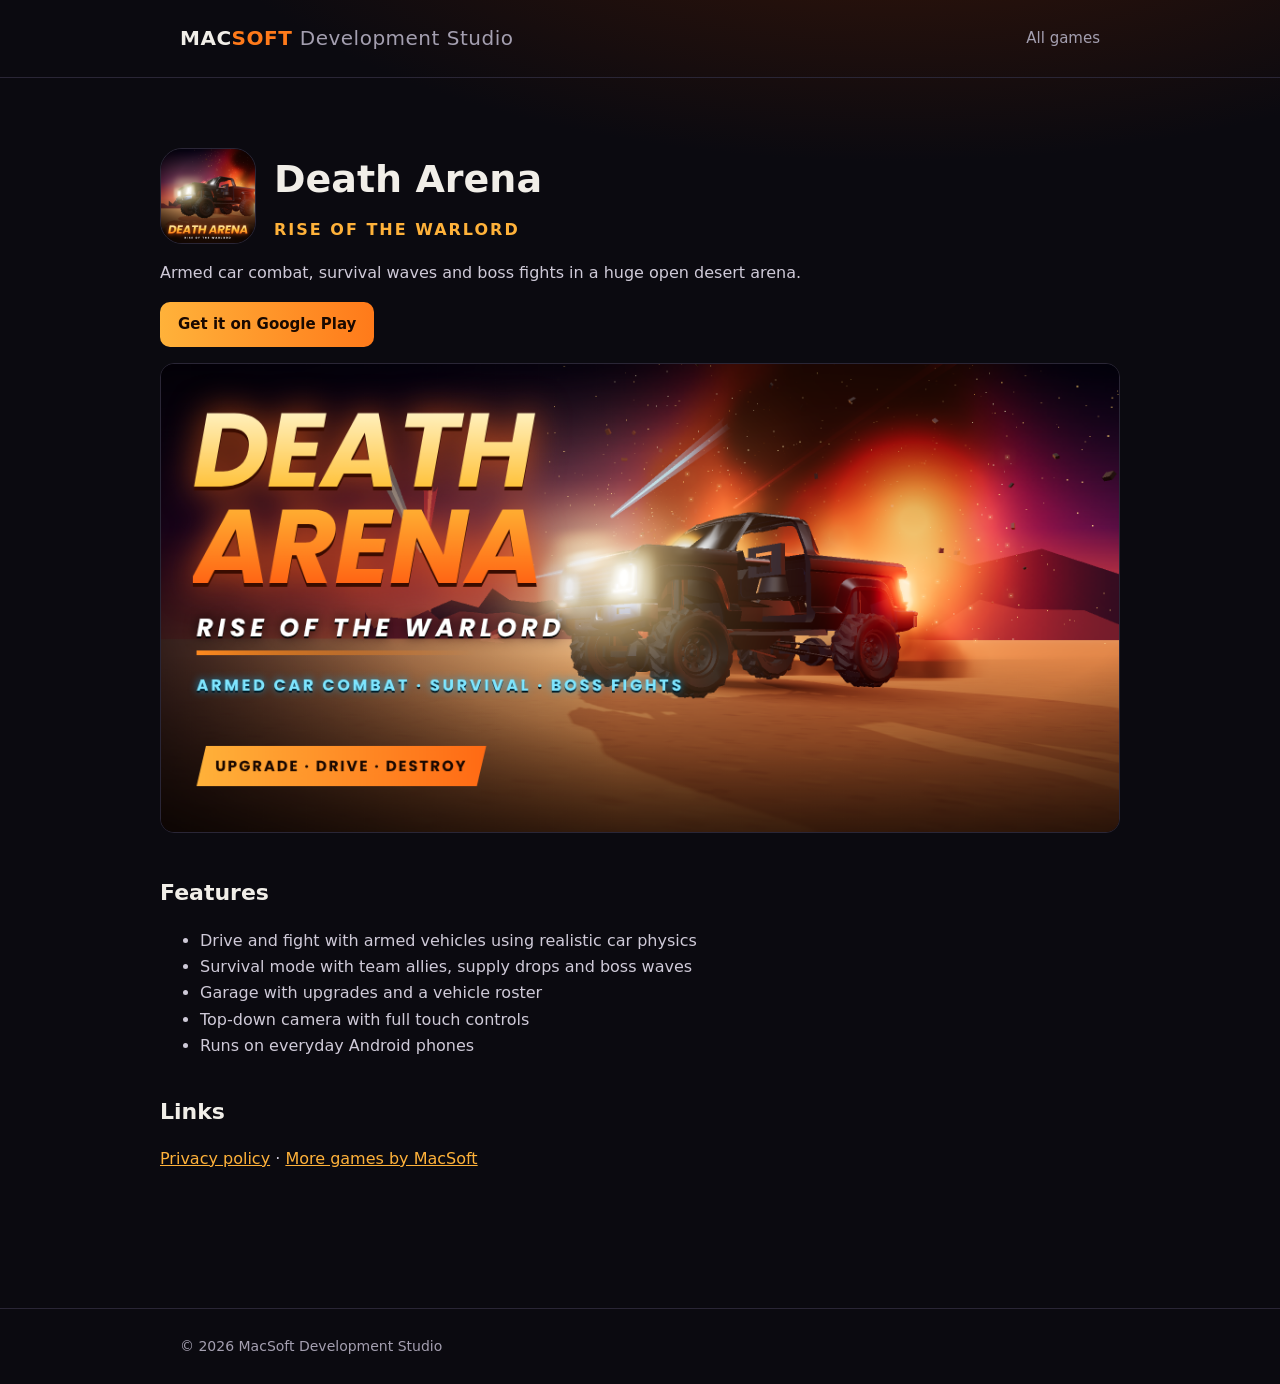
<file: deatharena/index.html>
<!doctype html><html lang="en"><head><meta charset="utf-8"><meta name="viewport" content="width=device-width,initial-scale=1">
<title>Death Arena: Rise of the Warlord – MacSoft Development Studio</title>
<meta property="og:title" content="Death Arena: Rise of the Warlord"><meta property="og:image" content="https://neofaran.github.io/deatharena/feature.png"><link rel="icon" href="icon.png">
<meta name="description" content="Death Arena: Rise of the Warlord is an armed car combat and survival game for Android.">
<link rel="stylesheet" href="../style.css"></head><body>
<header><div class="wrap"><a class="logo" href="../">MAC<b>SOFT</b> <span style="font-weight:500;color:var(--dim)">Development Studio</span></a><nav><a href="../#games">All games</a></nav></div></header>
<main class="wrap page">
<div class="row"><img class="ic" src="icon.png" alt="Death Arena icon"><div><h1>Death Arena</h1><div style="color:var(--o2);font-weight:700;letter-spacing:2px">RISE OF THE WARLORD</div></div></div>
<p>Armed car combat, survival waves and boss fights in a huge open desert arena.</p>
<p><a class="btn" href="https://play.google.com/store/apps/details?id=com.macsoft.DeathArena">Get it on Google Play</a></p>
<img src="feature.png" alt="Death Arena key art">
<h2>Features</h2>
<ul><li>Drive and fight with armed vehicles using realistic car physics</li><li>Survival mode with team allies, supply drops and boss waves</li><li>Garage with upgrades and a vehicle roster</li><li>Top-down camera with full touch controls</li><li>Runs on everyday Android phones</li></ul>
<h2>Links</h2>
<p><a href="privacy.html">Privacy policy</a> · <a href="../">More games by MacSoft</a></p>
</main><footer><div class="wrap"><span>© 2026 MacSoft Development Studio</span></div></footer></body></html>
</file>
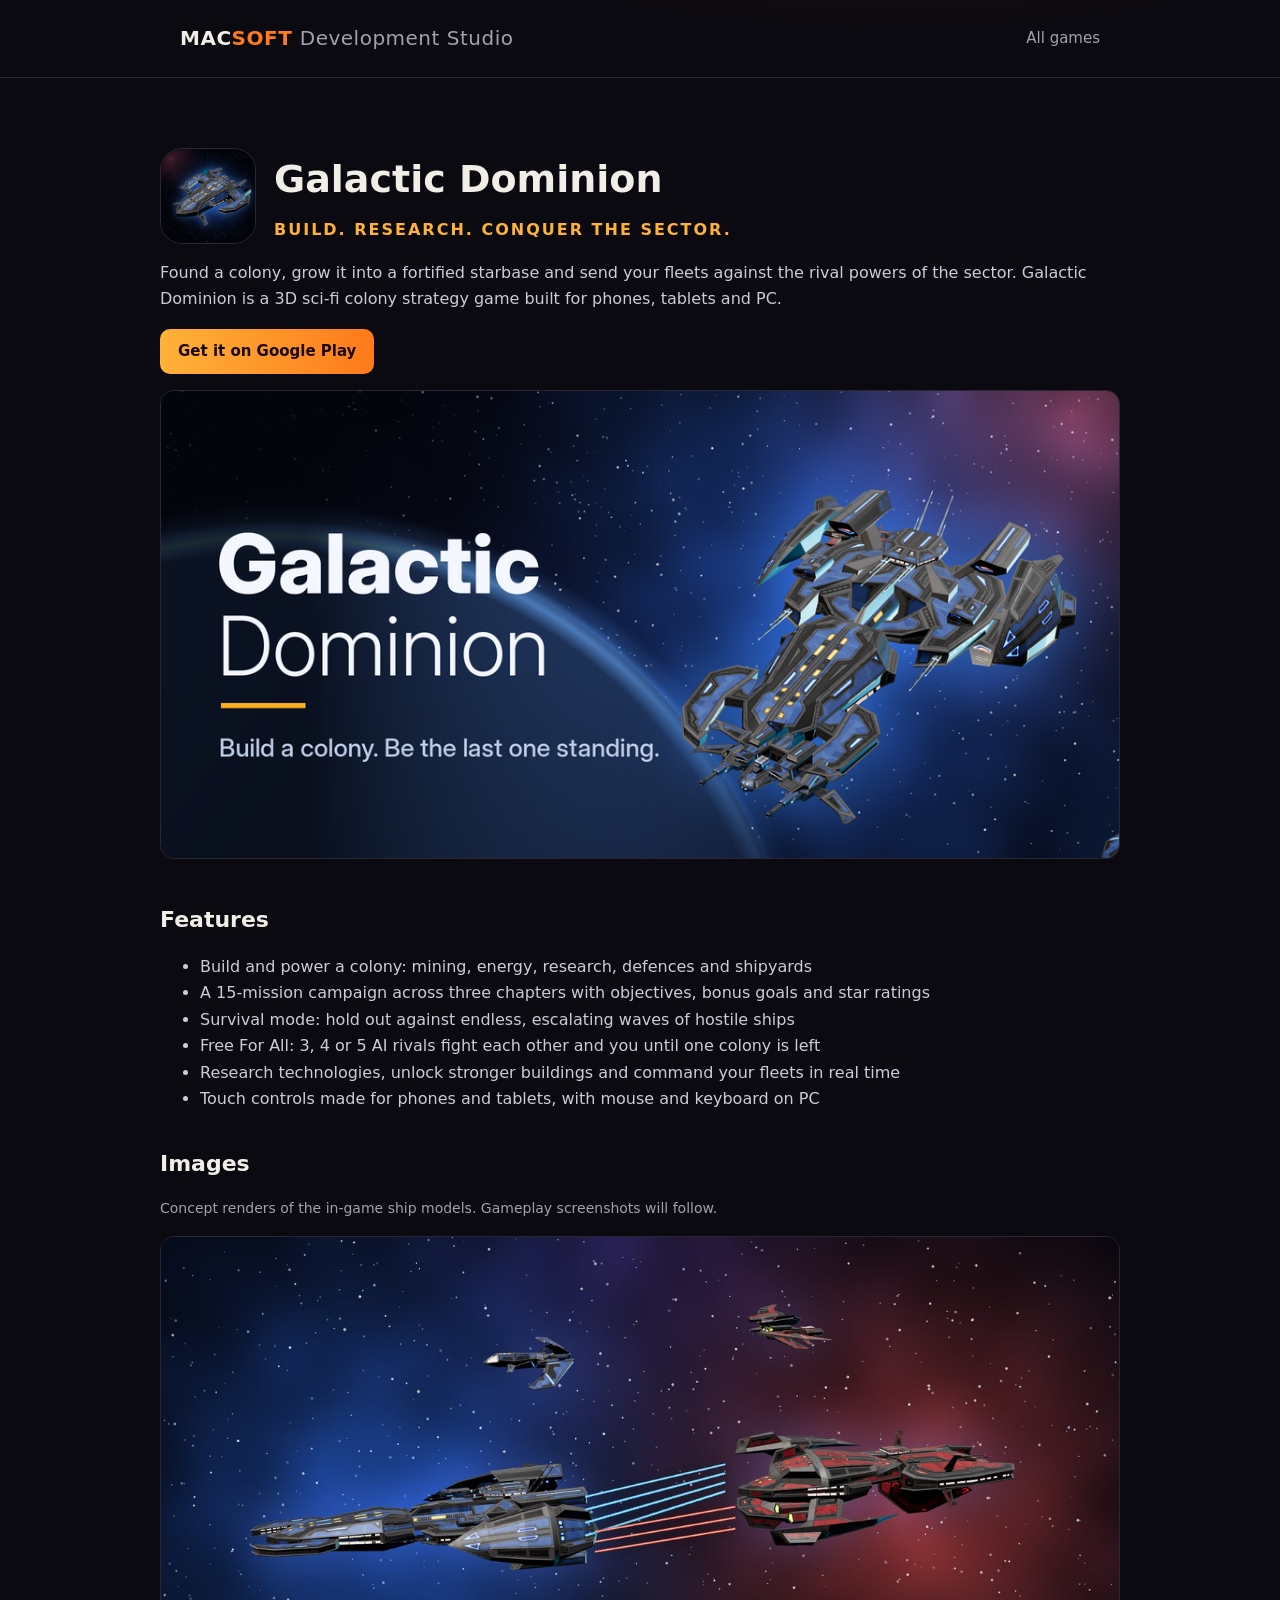
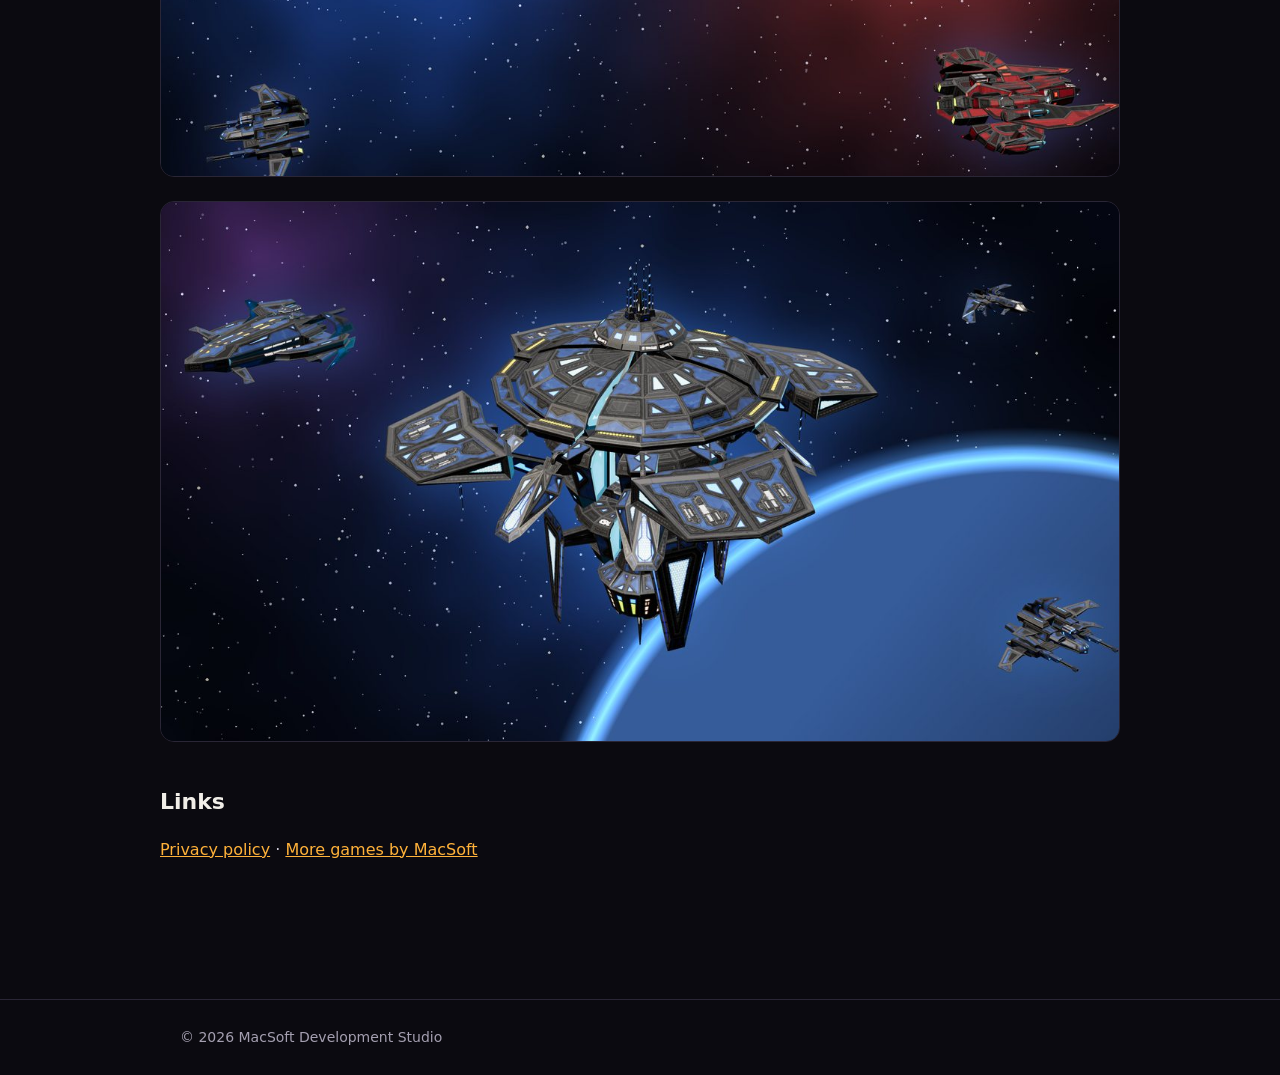
<file: galactic-dominion/index.html>
<!doctype html><html lang="en"><head><meta charset="utf-8"><meta name="viewport" content="width=device-width,initial-scale=1">
<title>Galactic Dominion – MacSoft Development Studio</title>
<meta name="description" content="Galactic Dominion is a 3D sci-fi colony RTS for Android: build a starbase, research technology, command fleets and conquer the sector.">
<meta property="og:title" content="Galactic Dominion">
<meta property="og:description" content="Build a starbase, command fleets and conquer the sector. A 3D sci-fi colony RTS for Android.">
<meta property="og:image" content="https://neofaran.github.io/galactic-dominion/feature.png">
<link rel="icon" href="icon.png">
<link rel="stylesheet" href="../style.css"></head><body>
<header><div class="wrap"><a class="logo" href="../">MAC<b>SOFT</b> <span style="font-weight:500;color:var(--dim)">Development Studio</span></a><nav><a href="../#games">All games</a></nav></div></header>
<main class="wrap page">
<div class="row"><img class="ic" src="icon.png" alt="Galactic Dominion icon"><div><h1>Galactic Dominion</h1><div style="color:var(--o2);font-weight:700;letter-spacing:2px">BUILD. RESEARCH. CONQUER THE SECTOR.</div></div></div>
<p>Found a colony, grow it into a fortified starbase and send your fleets against the rival powers of the sector. Galactic Dominion is a 3D sci-fi colony strategy game built for phones, tablets and PC.</p>
<p><a class="btn" href="https://play.google.com/store/apps/details?id=com.macsoft.galacticdominion">Get it on Google Play</a></p>
<img src="feature.png" alt="Galactic Dominion key art">
<h2>Features</h2>
<ul>
<li>Build and power a colony: mining, energy, research, defences and shipyards</li>
<li>A 15-mission campaign across three chapters with objectives, bonus goals and star ratings</li>
<li>Survival mode: hold out against endless, escalating waves of hostile ships</li>
<li>Free For All: 3, 4 or 5 AI rivals fight each other and you until one colony is left</li>
<li>Research technologies, unlock stronger buildings and command your fleets in real time</li>
<li>Touch controls made for phones and tablets, with mouse and keyboard on PC</li>
</ul>
<h2>Images</h2>
<p style="font-size:14px;color:var(--dim)">Concept renders of the in-game ship models. Gameplay screenshots will follow.</p>
<p><img src="shot1.jpg" alt="Fleet battle concept render" loading="lazy"></p>
<p><img src="shot2.jpg" alt="Starbase concept render" loading="lazy"></p>
<h2>Links</h2>
<p><a href="privacy.html">Privacy policy</a> · <a href="../">More games by MacSoft</a></p>
</main><footer><div class="wrap"><span>© 2026 MacSoft Development Studio</span></div></footer>
</body></html>
</file>
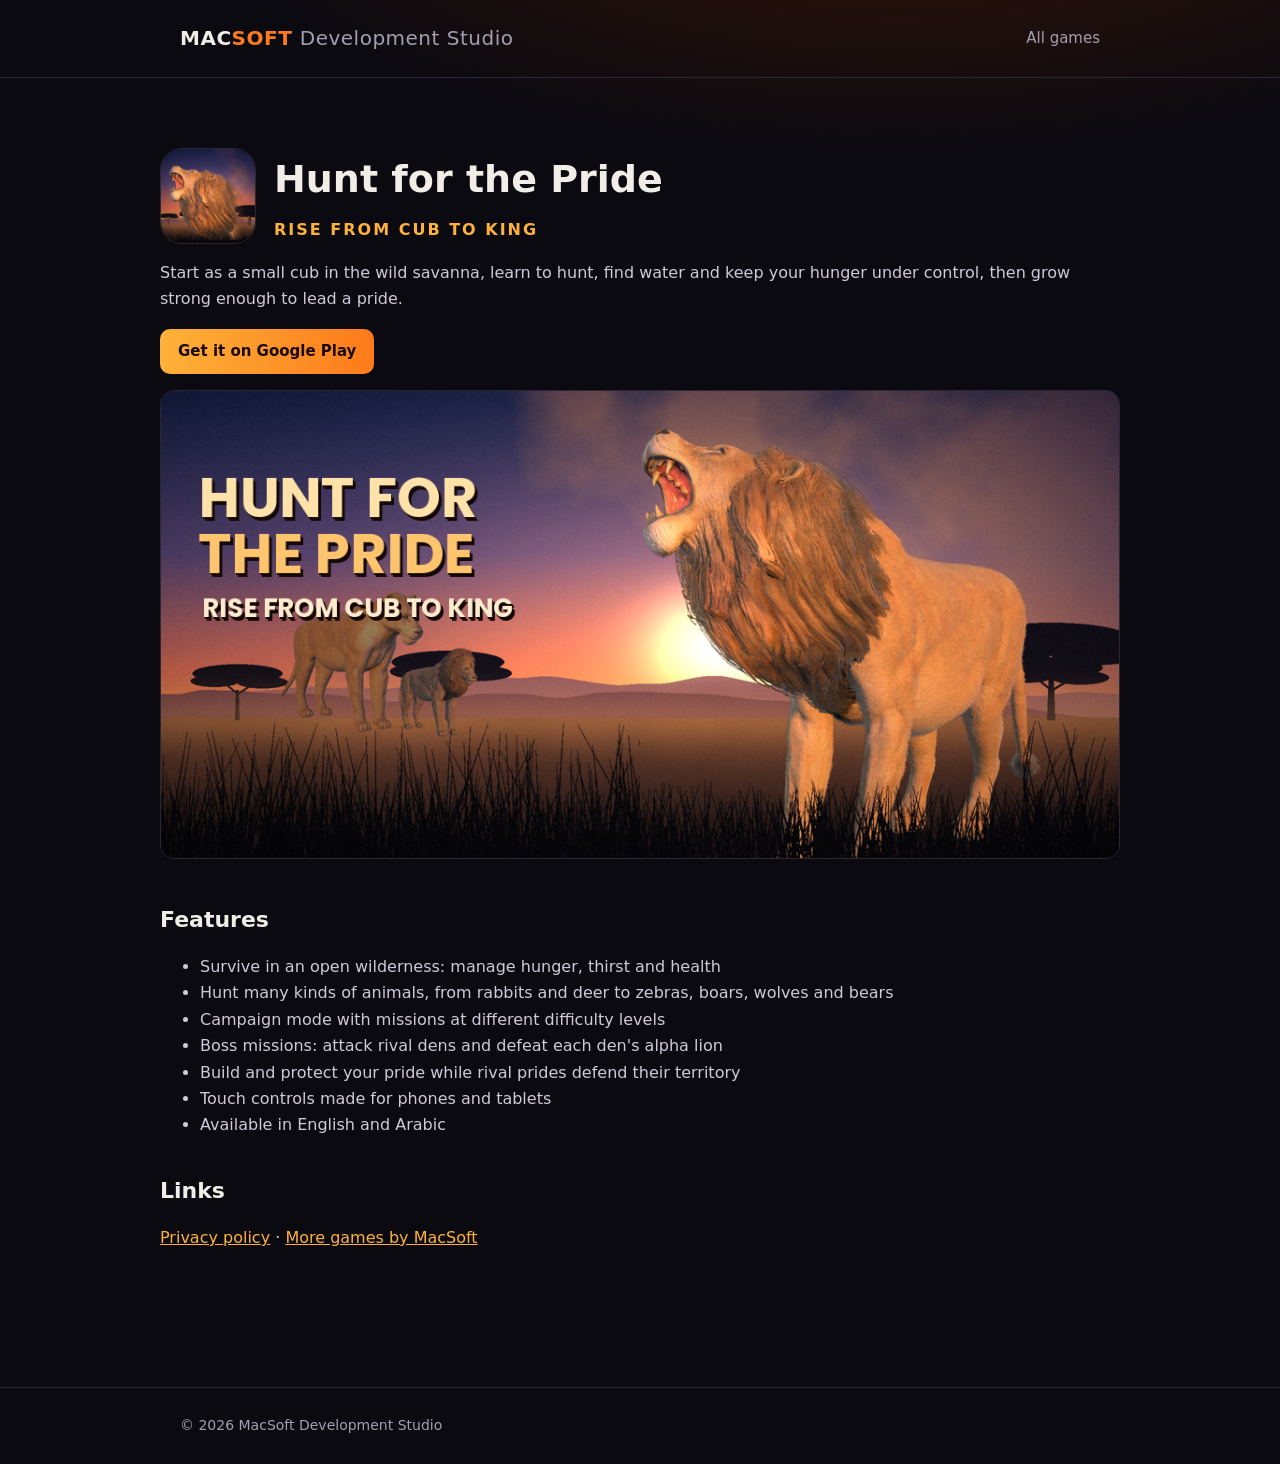
<file: hunt/index.html>
<!doctype html><html lang="en"><head><meta charset="utf-8"><meta name="viewport" content="width=device-width,initial-scale=1">
<title>Hunt for the Pride – MacSoft Development Studio</title>
<meta name="description" content="Hunt for the Pride is a 3D lion survival game for Android. Grow from a cub, hunt wildlife, fight rival dens and face the alpha bosses.">
<meta property="og:title" content="Hunt for the Pride">
<meta property="og:description" content="Rise from a lion cub to king of the pride. A 3D wildlife survival game for Android.">
<meta property="og:image" content="https://neofaran.github.io/hunt/feature.png">
<link rel="icon" href="icon.png">
<link rel="stylesheet" href="../style.css"></head><body>
<header><div class="wrap"><a class="logo" href="../">MAC<b>SOFT</b> <span style="font-weight:500;color:var(--dim)">Development Studio</span></a><nav><a href="../#games">All games</a></nav></div></header>
<main class="wrap page">
<div class="row"><img class="ic" src="icon.png" alt="Hunt for the Pride icon"><div><h1>Hunt for the Pride</h1><div style="color:var(--o2);font-weight:700;letter-spacing:2px">RISE FROM CUB TO KING</div></div></div>
<p>Start as a small cub in the wild savanna, learn to hunt, find water and keep your hunger under control, then grow strong enough to lead a pride.</p>
<p><a class="btn" href="https://play.google.com/store/apps/details?id=com.macsoft.HuntForThePride">Get it on Google Play</a></p>
<img src="feature.png" alt="Hunt for the Pride key art">
<h2>Features</h2>
<ul>
<li>Survive in an open wilderness: manage hunger, thirst and health</li>
<li>Hunt many kinds of animals, from rabbits and deer to zebras, boars, wolves and bears</li>
<li>Campaign mode with missions at different difficulty levels</li>
<li>Boss missions: attack rival dens and defeat each den's alpha lion</li>
<li>Build and protect your pride while rival prides defend their territory</li>
<li>Touch controls made for phones and tablets</li>
<li>Available in English and Arabic</li>
</ul>
<h2>Links</h2>
<p><a href="privacy.html">Privacy policy</a> · <a href="../">More games by MacSoft</a></p>
</main><footer><div class="wrap"><span>© 2026 MacSoft Development Studio</span></div></footer>
</body></html>
</file>
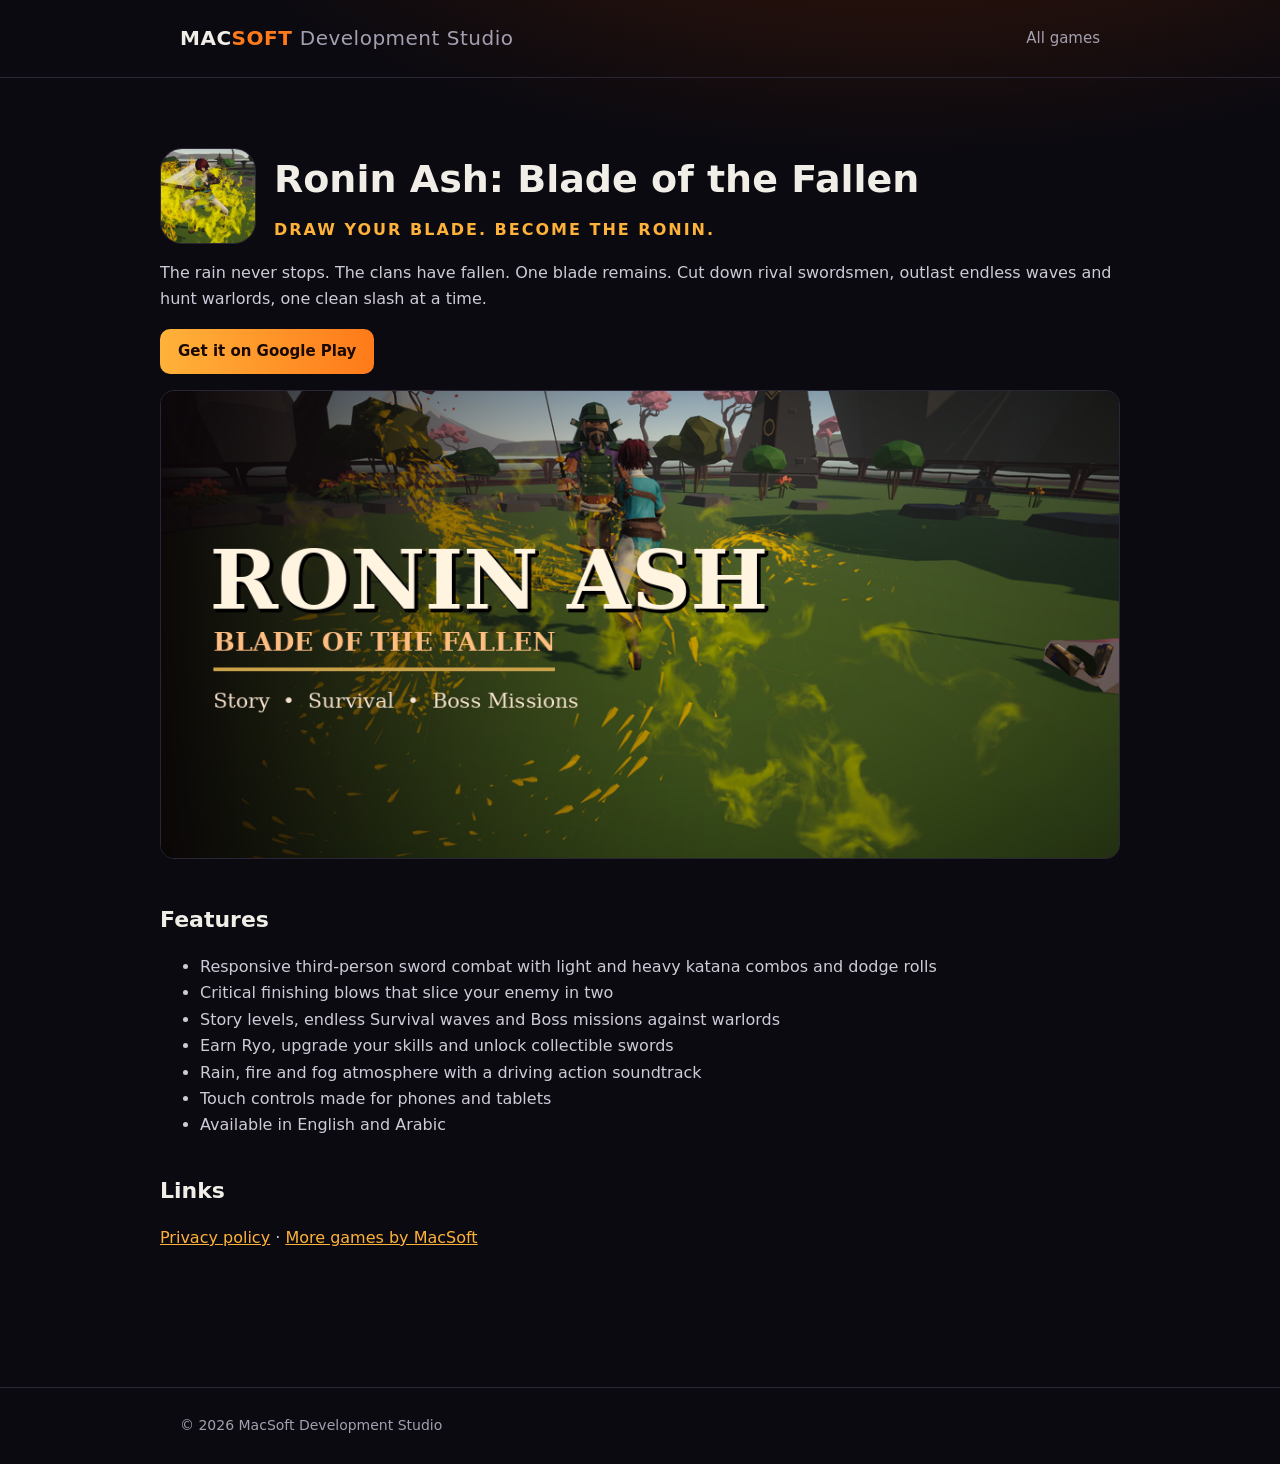
<file: ronin/index.html>
<!doctype html><html lang="en"><head><meta charset="utf-8"><meta name="viewport" content="width=device-width,initial-scale=1">
<title>Ronin Ash: Blade of the Fallen – MacSoft Development Studio</title>
<meta name="description" content="Ronin Ash: Blade of the Fallen is a fast, brutal samurai action game for Android. Chain katana combos, land critical finishing cuts and hunt warlords.">
<meta property="og:title" content="Ronin Ash: Blade of the Fallen">
<meta property="og:description" content="Slice through rain-soaked battles as a lone samurai. A samurai action game for Android.">
<meta property="og:image" content="https://neofaran.github.io/ronin/feature.png">
<link rel="icon" href="icon.png">
<link rel="stylesheet" href="../style.css"></head><body>
<header><div class="wrap"><a class="logo" href="../">MAC<b>SOFT</b> <span style="font-weight:500;color:var(--dim)">Development Studio</span></a><nav><a href="../#games">All games</a></nav></div></header>
<main class="wrap page">
<div class="row"><img class="ic" src="icon.png" alt="Ronin Ash icon"><div><h1>Ronin Ash: Blade of the Fallen</h1><div style="color:var(--o2);font-weight:700;letter-spacing:2px">DRAW YOUR BLADE. BECOME THE RONIN.</div></div></div>
<p>The rain never stops. The clans have fallen. One blade remains. Cut down rival swordsmen, outlast endless waves and hunt warlords, one clean slash at a time.</p>
<p><a class="btn" href="https://play.google.com/store/apps/details?id=com.macsoft.roninash">Get it on Google Play</a></p>
<img src="feature.png" alt="Ronin Ash key art">
<h2>Features</h2>
<ul>
<li>Responsive third-person sword combat with light and heavy katana combos and dodge rolls</li>
<li>Critical finishing blows that slice your enemy in two</li>
<li>Story levels, endless Survival waves and Boss missions against warlords</li>
<li>Earn Ryo, upgrade your skills and unlock collectible swords</li>
<li>Rain, fire and fog atmosphere with a driving action soundtrack</li>
<li>Touch controls made for phones and tablets</li>
<li>Available in English and Arabic</li>
</ul>
<h2>Links</h2>
<p><a href="privacy.html">Privacy policy</a> · <a href="../">More games by MacSoft</a></p>
</main><footer><div class="wrap"><span>© 2026 MacSoft Development Studio</span></div></footer>
</body></html>
</file>
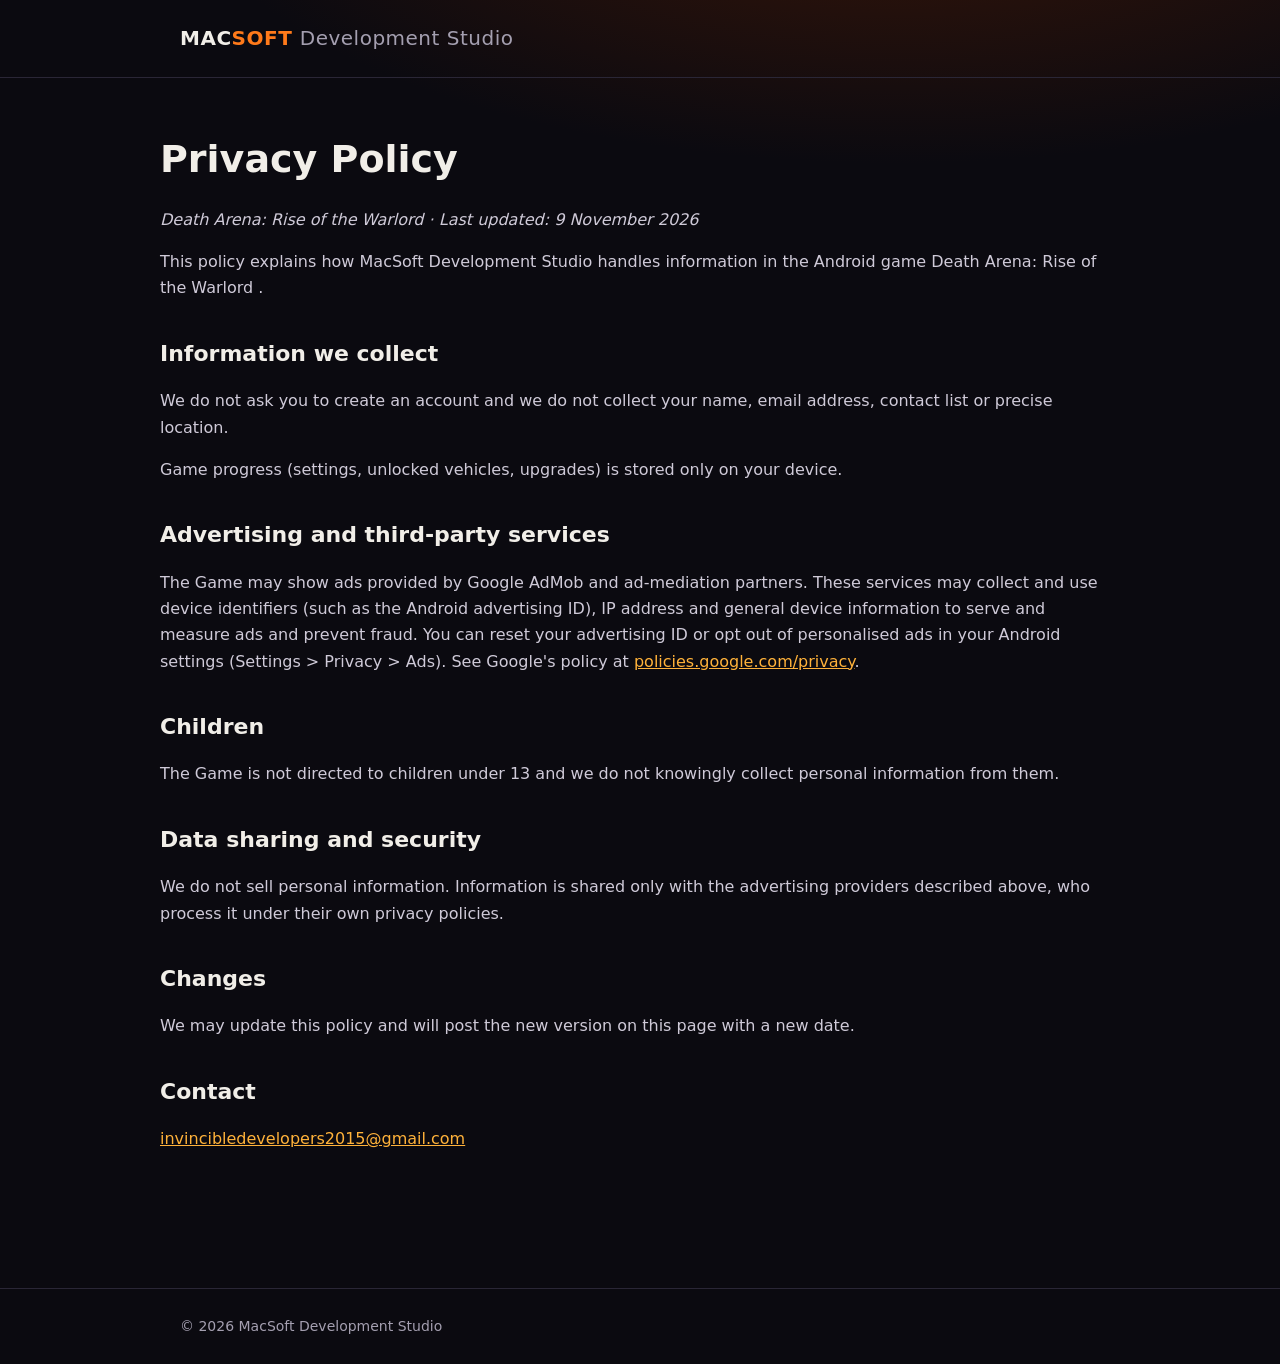
<file: deatharena/privacy.html>
<!doctype html><html lang="en"><head><meta charset="utf-8"><meta name="viewport" content="width=device-width,initial-scale=1">
<title>Privacy Policy – Death Arena: Rise of the Warlord</title><link rel="stylesheet" href="../style.css"></head><body>
<header><div class="wrap"><a class="logo" href="../">MAC<b>SOFT</b> <span style="font-weight:500;color:var(--dim)">Development Studio</span></a></div></header>
<main class="wrap page"><h1>Privacy Policy</h1><p><em>Death Arena: Rise of the Warlord · Last updated: 9 November 2026</em></p>
<p>This policy explains how MacSoft Development Studio handles information in the Android game Death Arena: Rise of the Warlord .</p>
<h2>Information we collect</h2>
<p>We do not ask you to create an account and we do not collect your name, email address, contact list or precise location.</p>
<p>Game progress (settings, unlocked vehicles, upgrades) is stored only on your device.</p>
<h2>Advertising and third-party services</h2>
<p>The Game may show ads provided by Google AdMob and ad-mediation partners. These services may collect and use device identifiers (such as the Android advertising ID), IP address and general device information to serve and measure ads and prevent fraud. You can reset your advertising ID or opt out of personalised ads in your Android settings (Settings &gt; Privacy &gt; Ads). See Google's policy at <a href="https://policies.google.com/privacy">policies.google.com/privacy</a>.</p>
<h2>Children</h2>
<p>The Game is not directed to children under 13 and we do not knowingly collect personal information from them.</p>
<h2>Data sharing and security</h2>
<p>We do not sell personal information. Information is shared only with the advertising providers described above, who process it under their own privacy policies.</p>
<h2>Changes</h2>
<p>We may update this policy and will post the new version on this page with a new date.</p>
<h2>Contact</h2><p><a href="mailto:invincibledevelopers2015@gmail.com">invincibledevelopers2015@gmail.com</a></p>
</main><footer><div class="wrap"><span>© 2026 MacSoft Development Studio</span></div></footer></body></html>
</file>
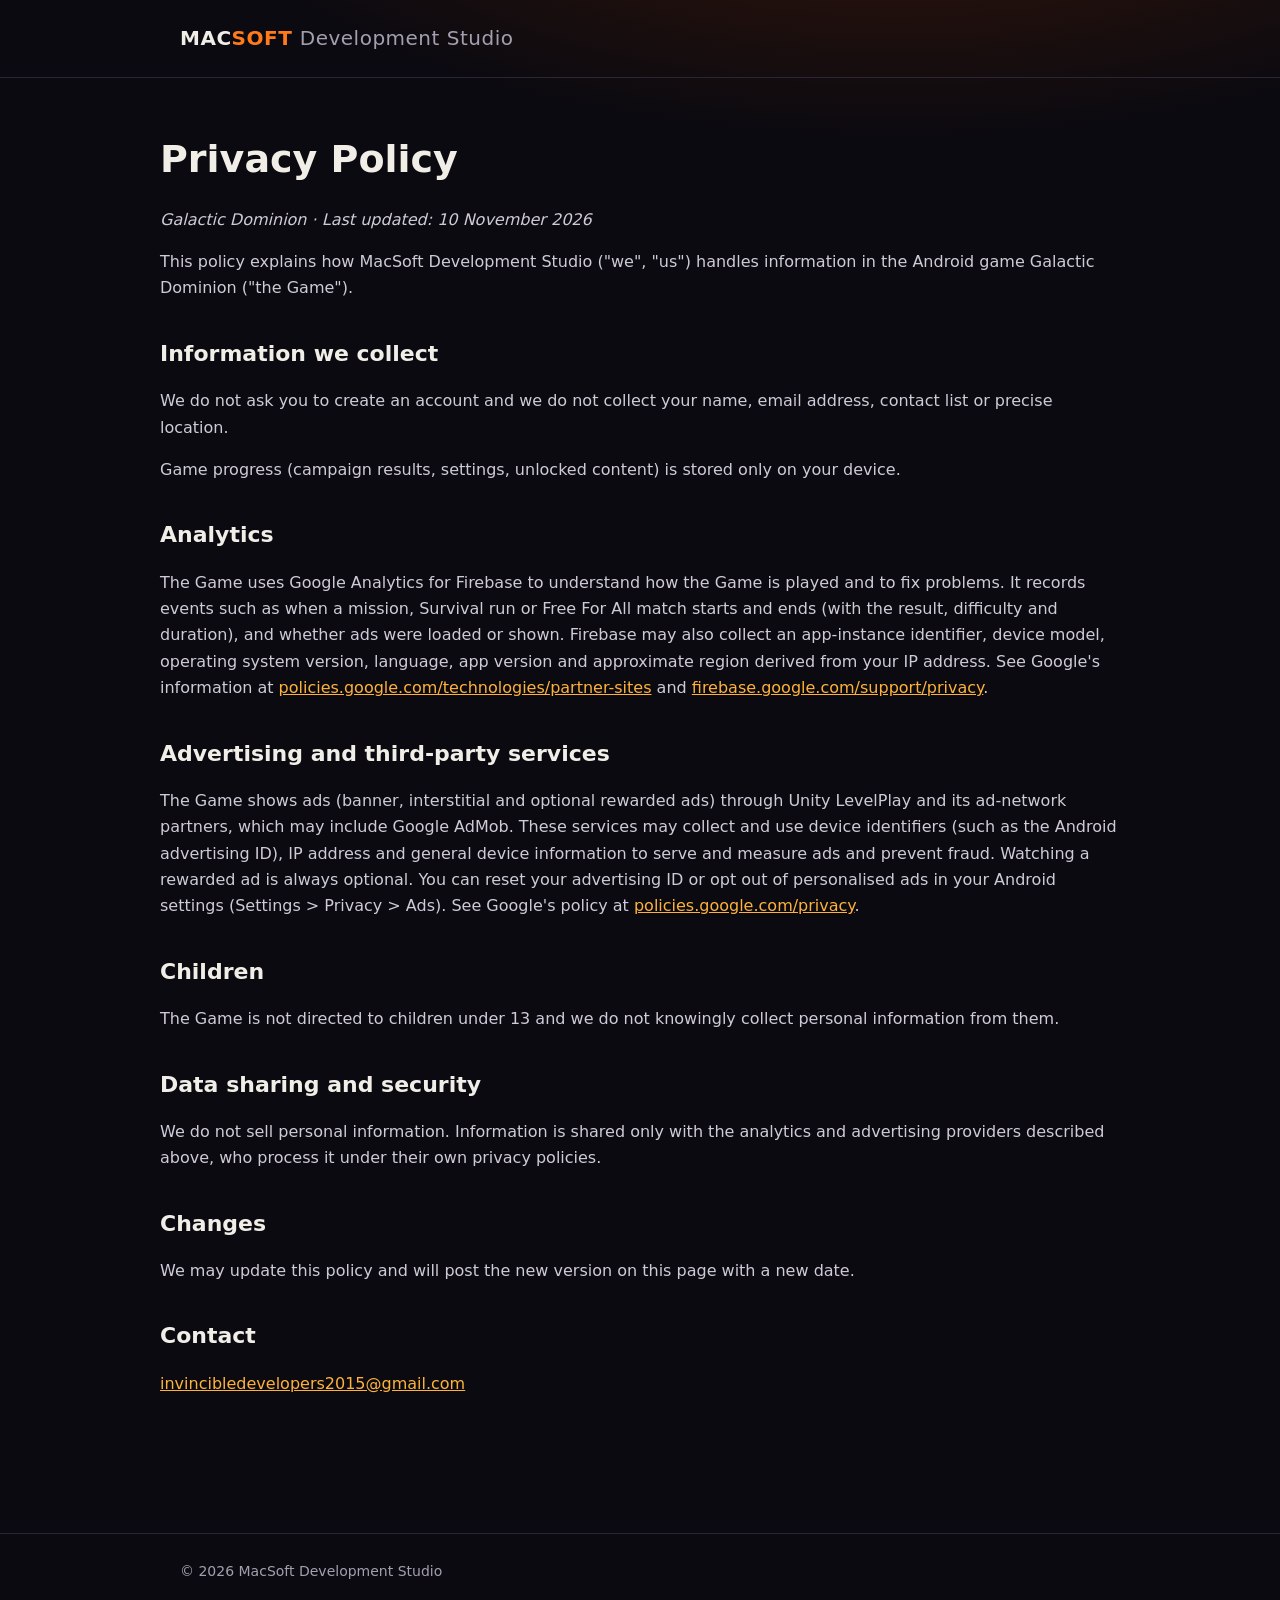
<file: galactic-dominion/privacy.html>
<!doctype html><html lang="en"><head><meta charset="utf-8"><meta name="viewport" content="width=device-width,initial-scale=1">
<title>Privacy Policy – Galactic Dominion</title><link rel="stylesheet" href="../style.css"></head><body>
<header><div class="wrap"><a class="logo" href="../">MAC<b>SOFT</b> <span style="font-weight:500;color:var(--dim)">Development Studio</span></a></div></header>
<main class="wrap page"><h1>Privacy Policy</h1><p><em>Galactic Dominion · Last updated: 10 November 2026</em></p>
<p>This policy explains how MacSoft Development Studio ("we", "us") handles information in the Android game Galactic Dominion ("the Game").</p>
<h2>Information we collect</h2>
<p>We do not ask you to create an account and we do not collect your name, email address, contact list or precise location.</p>
<p>Game progress (campaign results, settings, unlocked content) is stored only on your device.</p>
<h2>Analytics</h2>
<p>The Game uses Google Analytics for Firebase to understand how the Game is played and to fix problems. It records events such as when a mission, Survival run or Free For All match starts and ends (with the result, difficulty and duration), and whether ads were loaded or shown. Firebase may also collect an app-instance identifier, device model, operating system version, language, app version and approximate region derived from your IP address. See Google's information at <a href="https://policies.google.com/technologies/partner-sites">policies.google.com/technologies/partner-sites</a> and <a href="https://firebase.google.com/support/privacy">firebase.google.com/support/privacy</a>.</p>
<h2>Advertising and third-party services</h2>
<p>The Game shows ads (banner, interstitial and optional rewarded ads) through Unity LevelPlay and its ad-network partners, which may include Google AdMob. These services may collect and use device identifiers (such as the Android advertising ID), IP address and general device information to serve and measure ads and prevent fraud. Watching a rewarded ad is always optional. You can reset your advertising ID or opt out of personalised ads in your Android settings (Settings &gt; Privacy &gt; Ads). See Google's policy at <a href="https://policies.google.com/privacy">policies.google.com/privacy</a>.</p>
<h2>Children</h2>
<p>The Game is not directed to children under 13 and we do not knowingly collect personal information from them.</p>
<h2>Data sharing and security</h2>
<p>We do not sell personal information. Information is shared only with the analytics and advertising providers described above, who process it under their own privacy policies.</p>
<h2>Changes</h2>
<p>We may update this policy and will post the new version on this page with a new date.</p>
<h2>Contact</h2><p><a href="mailto:invincibledevelopers2015@gmail.com">invincibledevelopers2015@gmail.com</a></p>
</main><footer><div class="wrap"><span>© 2026 MacSoft Development Studio</span></div></footer></body></html>
</file>
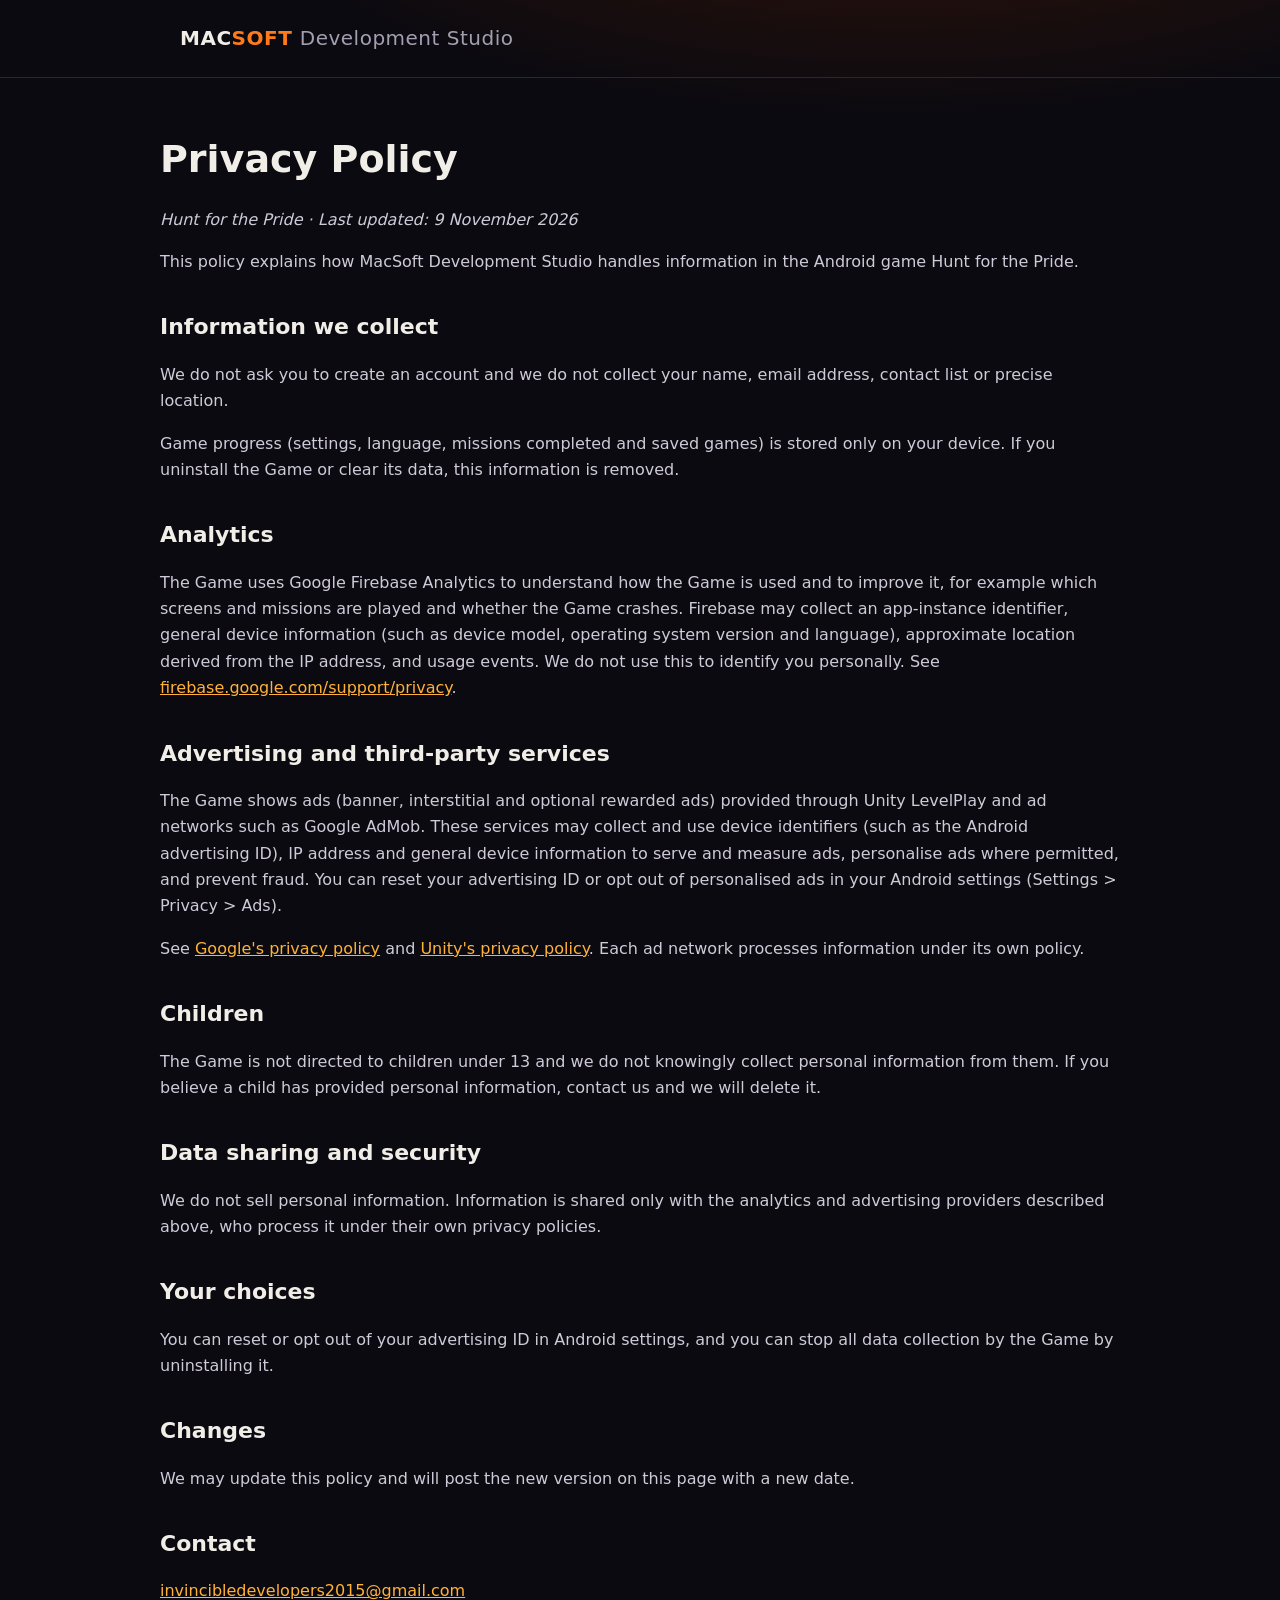
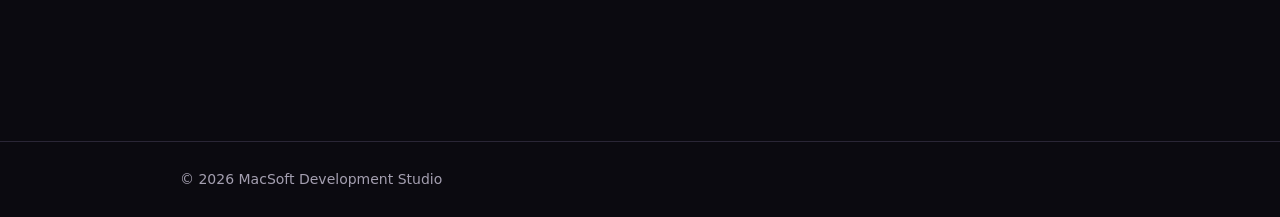
<file: hunt/privacy.html>
<!doctype html><html lang="en"><head><meta charset="utf-8"><meta name="viewport" content="width=device-width,initial-scale=1">
<title>Privacy Policy – Hunt for the Pride</title><link rel="stylesheet" href="../style.css"></head><body>
<header><div class="wrap"><a class="logo" href="../">MAC<b>SOFT</b> <span style="font-weight:500;color:var(--dim)">Development Studio</span></a></div></header>
<main class="wrap page"><h1>Privacy Policy</h1><p><em>Hunt for the Pride · Last updated: 9 November 2026</em></p>
<p>This policy explains how MacSoft Development Studio handles information in the Android game Hunt for the Pride.</p>
<h2>Information we collect</h2>
<p>We do not ask you to create an account and we do not collect your name, email address, contact list or precise location.</p>
<p>Game progress (settings, language, missions completed and saved games) is stored only on your device. If you uninstall the Game or clear its data, this information is removed.</p>
<h2>Analytics</h2>
<p>The Game uses Google Firebase Analytics to understand how the Game is used and to improve it, for example which screens and missions are played and whether the Game crashes. Firebase may collect an app-instance identifier, general device information (such as device model, operating system version and language), approximate location derived from the IP address, and usage events. We do not use this to identify you personally. See <a href="https://firebase.google.com/support/privacy">firebase.google.com/support/privacy</a>.</p>
<h2>Advertising and third-party services</h2>
<p>The Game shows ads (banner, interstitial and optional rewarded ads) provided through Unity LevelPlay and ad networks such as Google AdMob. These services may collect and use device identifiers (such as the Android advertising ID), IP address and general device information to serve and measure ads, personalise ads where permitted, and prevent fraud. You can reset your advertising ID or opt out of personalised ads in your Android settings (Settings &gt; Privacy &gt; Ads).</p>
<p>See <a href="https://policies.google.com/privacy">Google's privacy policy</a> and <a href="https://unity.com/legal/privacy-policy">Unity's privacy policy</a>. Each ad network processes information under its own policy.</p>
<h2>Children</h2>
<p>The Game is not directed to children under 13 and we do not knowingly collect personal information from them. If you believe a child has provided personal information, contact us and we will delete it.</p>
<h2>Data sharing and security</h2>
<p>We do not sell personal information. Information is shared only with the analytics and advertising providers described above, who process it under their own privacy policies.</p>
<h2>Your choices</h2>
<p>You can reset or opt out of your advertising ID in Android settings, and you can stop all data collection by the Game by uninstalling it.</p>
<h2>Changes</h2>
<p>We may update this policy and will post the new version on this page with a new date.</p>
<h2>Contact</h2><p><a href="mailto:invincibledevelopers2015@gmail.com">invincibledevelopers2015@gmail.com</a></p>
</main><footer><div class="wrap"><span>© 2026 MacSoft Development Studio</span></div></footer></body></html>
</file>
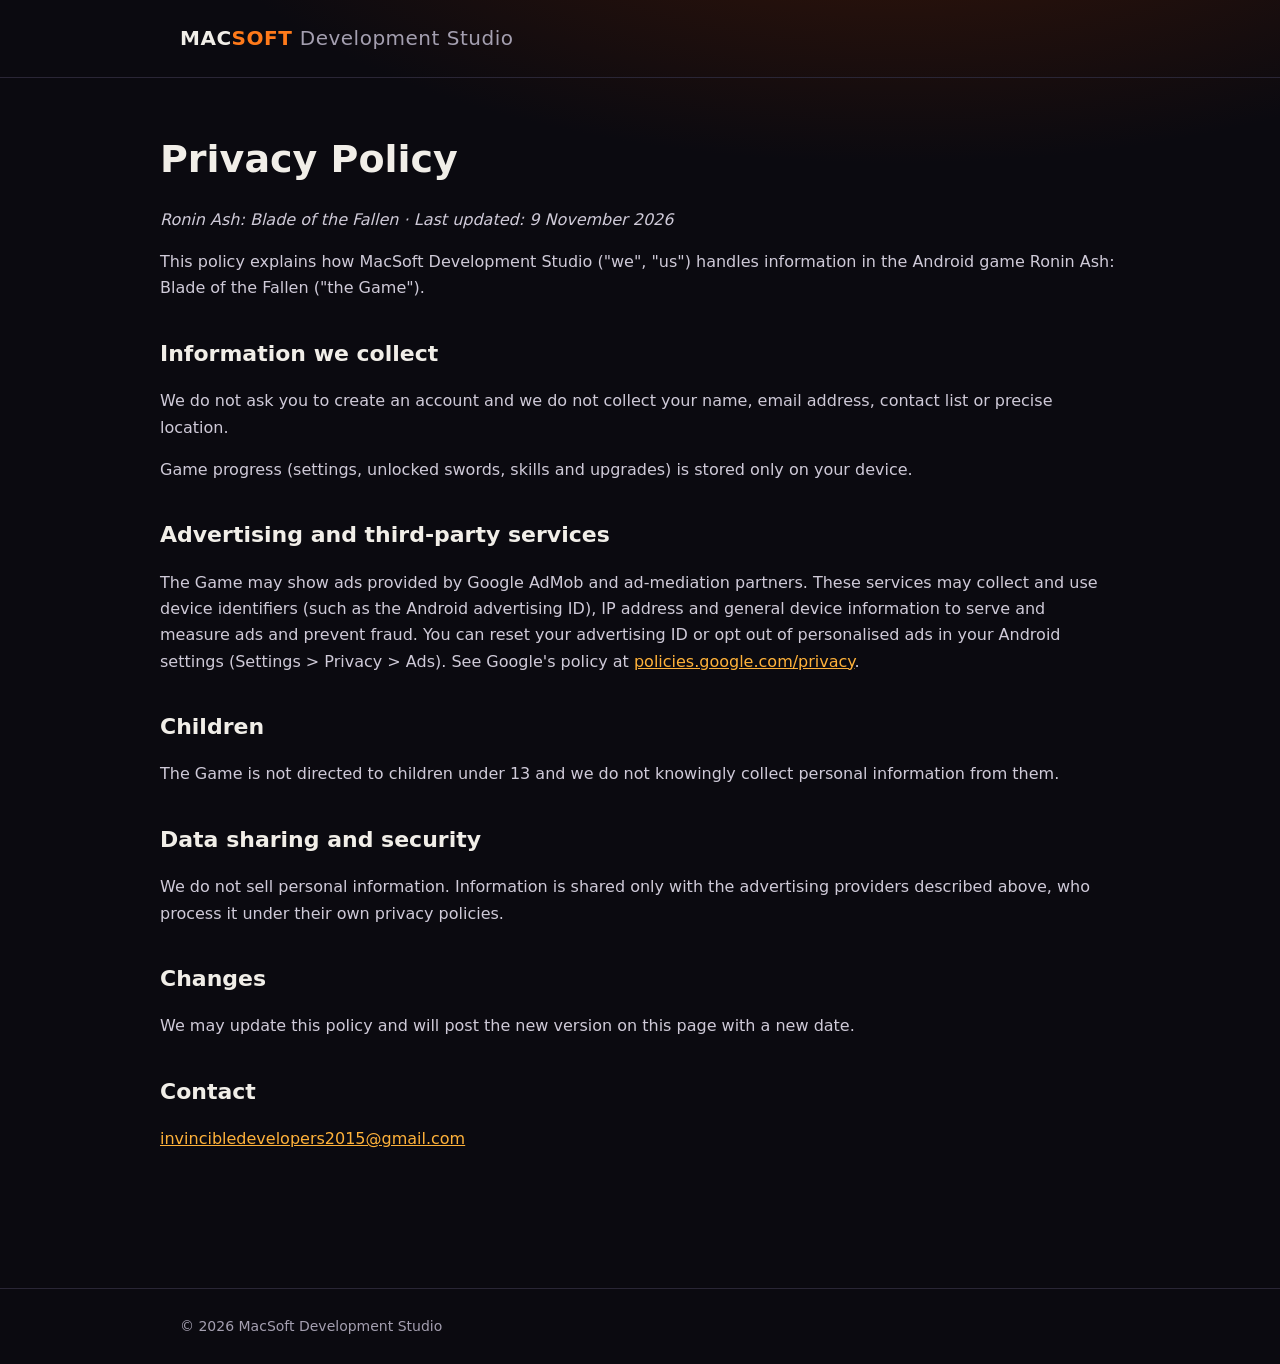
<file: ronin/privacy.html>
<!doctype html><html lang="en"><head><meta charset="utf-8"><meta name="viewport" content="width=device-width,initial-scale=1">
<title>Privacy Policy – Ronin Ash: Blade of the Fallen</title><link rel="stylesheet" href="../style.css"></head><body>
<header><div class="wrap"><a class="logo" href="../">MAC<b>SOFT</b> <span style="font-weight:500;color:var(--dim)">Development Studio</span></a></div></header>
<main class="wrap page"><h1>Privacy Policy</h1><p><em>Ronin Ash: Blade of the Fallen · Last updated: 9 November 2026</em></p>
<p>This policy explains how MacSoft Development Studio ("we", "us") handles information in the Android game Ronin Ash: Blade of the Fallen ("the Game").</p>
<h2>Information we collect</h2>
<p>We do not ask you to create an account and we do not collect your name, email address, contact list or precise location.</p>
<p>Game progress (settings, unlocked swords, skills and upgrades) is stored only on your device.</p>
<h2>Advertising and third-party services</h2>
<p>The Game may show ads provided by Google AdMob and ad-mediation partners. These services may collect and use device identifiers (such as the Android advertising ID), IP address and general device information to serve and measure ads and prevent fraud. You can reset your advertising ID or opt out of personalised ads in your Android settings (Settings &gt; Privacy &gt; Ads). See Google's policy at <a href="https://policies.google.com/privacy">policies.google.com/privacy</a>.</p>
<h2>Children</h2>
<p>The Game is not directed to children under 13 and we do not knowingly collect personal information from them.</p>
<h2>Data sharing and security</h2>
<p>We do not sell personal information. Information is shared only with the advertising providers described above, who process it under their own privacy policies.</p>
<h2>Changes</h2>
<p>We may update this policy and will post the new version on this page with a new date.</p>
<h2>Contact</h2><p><a href="mailto:invincibledevelopers2015@gmail.com">invincibledevelopers2015@gmail.com</a></p>
</main><footer><div class="wrap"><span>© 2026 MacSoft Development Studio</span></div></footer></body></html>
</file>
<file: style.css>
:root{--bg:#0b0a10;--card:#15131d;--line:#2a2636;--text:#f1eee8;--dim:#a49fb0;--o:#ff7a1a;--o2:#ffb23a}
*{box-sizing:border-box}html{scroll-behavior:smooth}
body{margin:0;background:radial-gradient(1200px 500px at 70% -10%,#3a1608 0%,transparent 60%),var(--bg);color:var(--text);font:16px/1.65 system-ui,-apple-system,"Segoe UI",Roboto,sans-serif}
a{color:var(--o2)}.wrap{max-width:960px;margin:0 auto;padding:0 20px}
header{padding:22px 0;border-bottom:1px solid var(--line)}header .wrap{display:flex;justify-content:space-between;align-items:center;gap:12px;flex-wrap:wrap}
.logo{font-weight:800;letter-spacing:.5px;font-size:20px;color:var(--text);text-decoration:none}.logo b{color:var(--o)}
nav a{color:var(--dim);text-decoration:none;margin-left:20px;font-size:15px}nav a:hover{color:var(--text)}
.hero{padding:72px 0 40px}.hero h1{font-size:clamp(34px,6vw,58px);line-height:1.08;margin:0 0 14px;font-weight:800}
.hero h1 span{background:linear-gradient(90deg,var(--o2),var(--o));-webkit-background-clip:text;color:transparent}
.hero p{color:var(--dim);max-width:600px;font-size:18px;margin:0}
h2{font-size:26px;margin:48px 0 18px}
.grid{display:grid;grid-template-columns:repeat(auto-fit,minmax(300px,1fr));gap:20px}
.card{background:var(--card);border:1px solid var(--line);border-radius:16px;overflow:hidden;display:flex;flex-direction:column;transition:transform .2s,border-color .2s}
.card:hover{transform:translateY(-3px);border-color:var(--o)}
.card .art{aspect-ratio:1024/500;background-size:cover;background-position:center}
.card .body{padding:18px 20px 22px;display:flex;flex-direction:column;gap:10px;flex:1}.card h3{margin:0;font-size:21px}.card p{margin:0;color:var(--dim);font-size:15px}
.tag{display:inline-block;font-size:12px;font-weight:700;letter-spacing:1px;padding:3px 10px;border-radius:99px;background:#2a1608;color:var(--o2);border:1px solid #4a2a10;align-self:flex-start}
.btns{display:flex;gap:10px;flex-wrap:wrap;margin-top:auto;padding-top:8px}
.btn{display:inline-block;padding:10px 18px;border-radius:10px;font-weight:700;text-decoration:none;font-size:15px;background:linear-gradient(90deg,var(--o2),var(--o));color:#1a0900}
.btn.ghost{background:transparent;border:1px solid var(--line);color:var(--text)}
.hunt{background:linear-gradient(135deg,#1c3a16,#6b4a12 60%,#c98a2a)}
.about p{color:var(--dim);max-width:720px}
footer{margin-top:70px;padding:26px 0;border-top:1px solid var(--line);color:var(--dim);font-size:14px}
footer .wrap{display:flex;justify-content:space-between;gap:12px;flex-wrap:wrap}
.page{padding:50px 0}.page h1{font-size:38px;margin:0 0 6px}.page h2{font-size:22px;margin:34px 0 8px}.page p,.page li{color:#cfcad8}.page img{max-width:100%;border-radius:14px;border:1px solid var(--line)}
.row{display:flex;gap:18px;align-items:center;margin:20px 0 10px;flex-wrap:wrap}.row img.ic{width:96px;height:96px;border-radius:22px}
</file>
